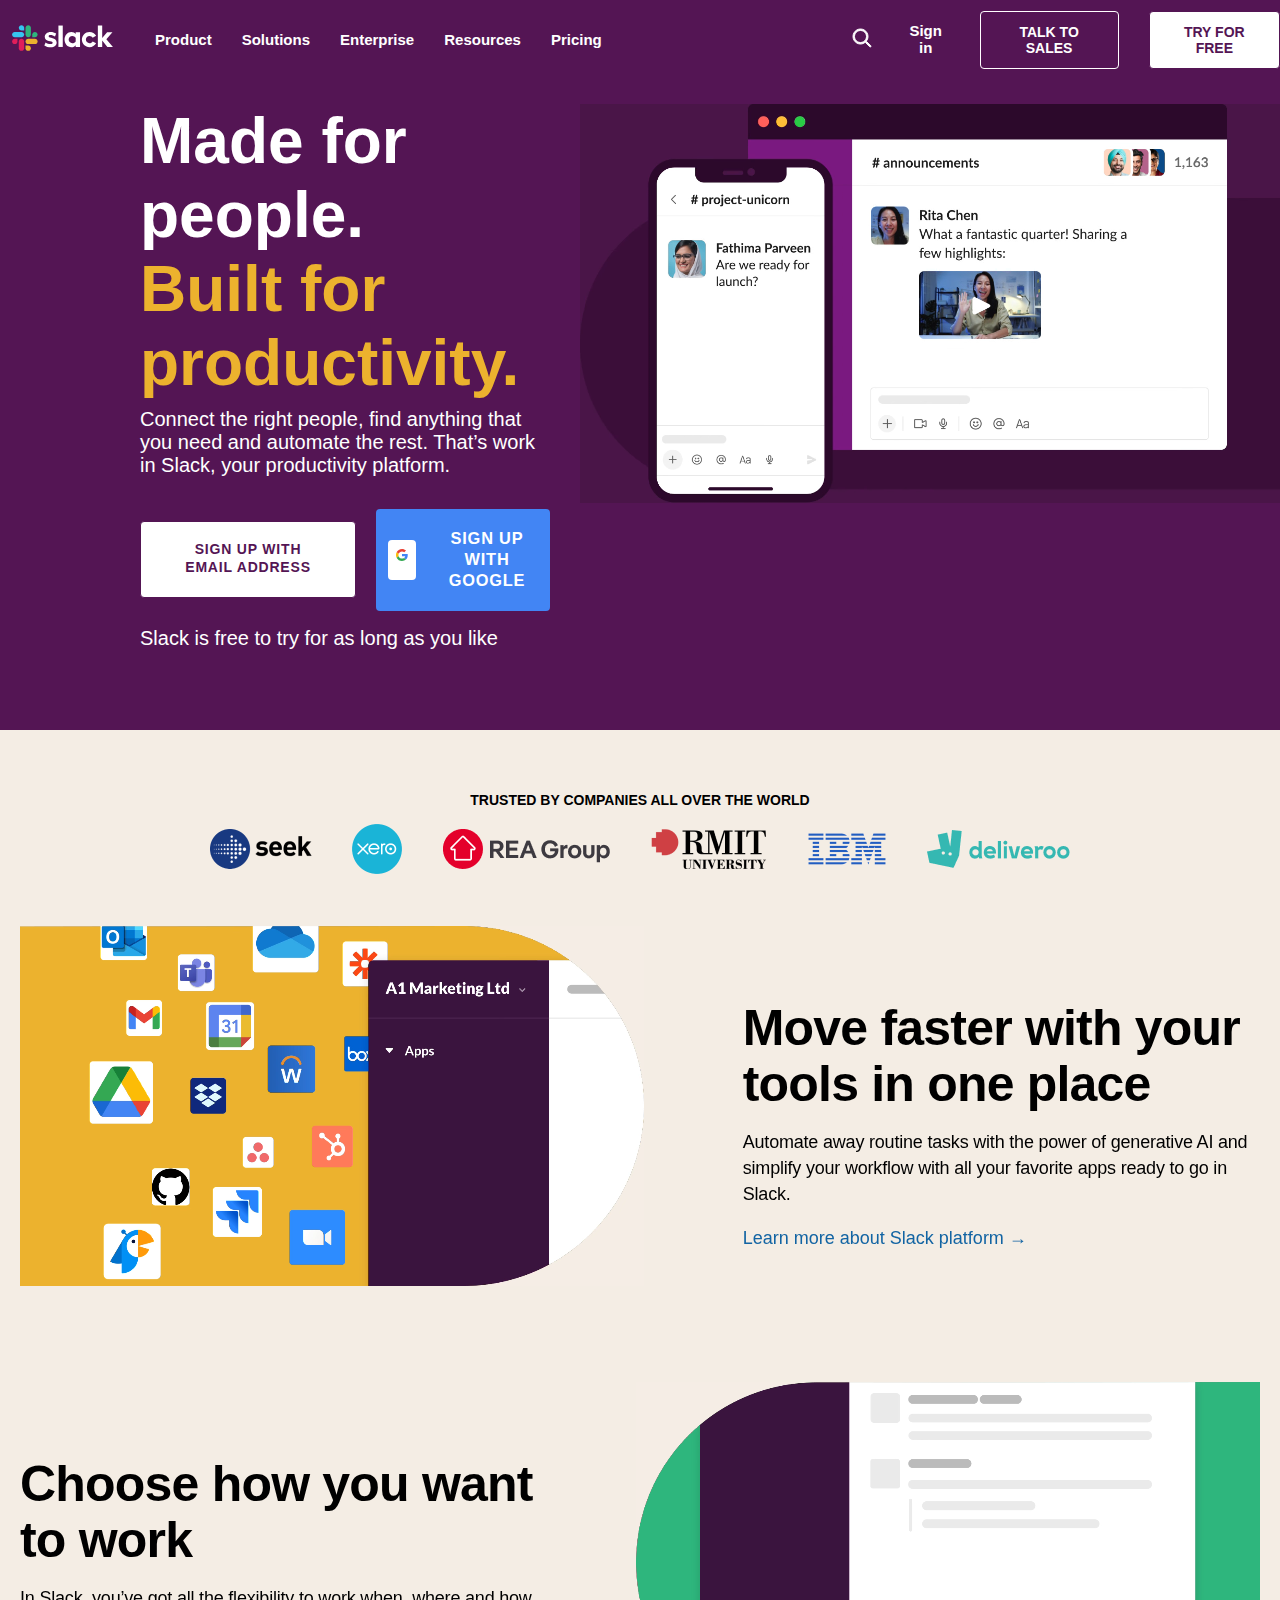
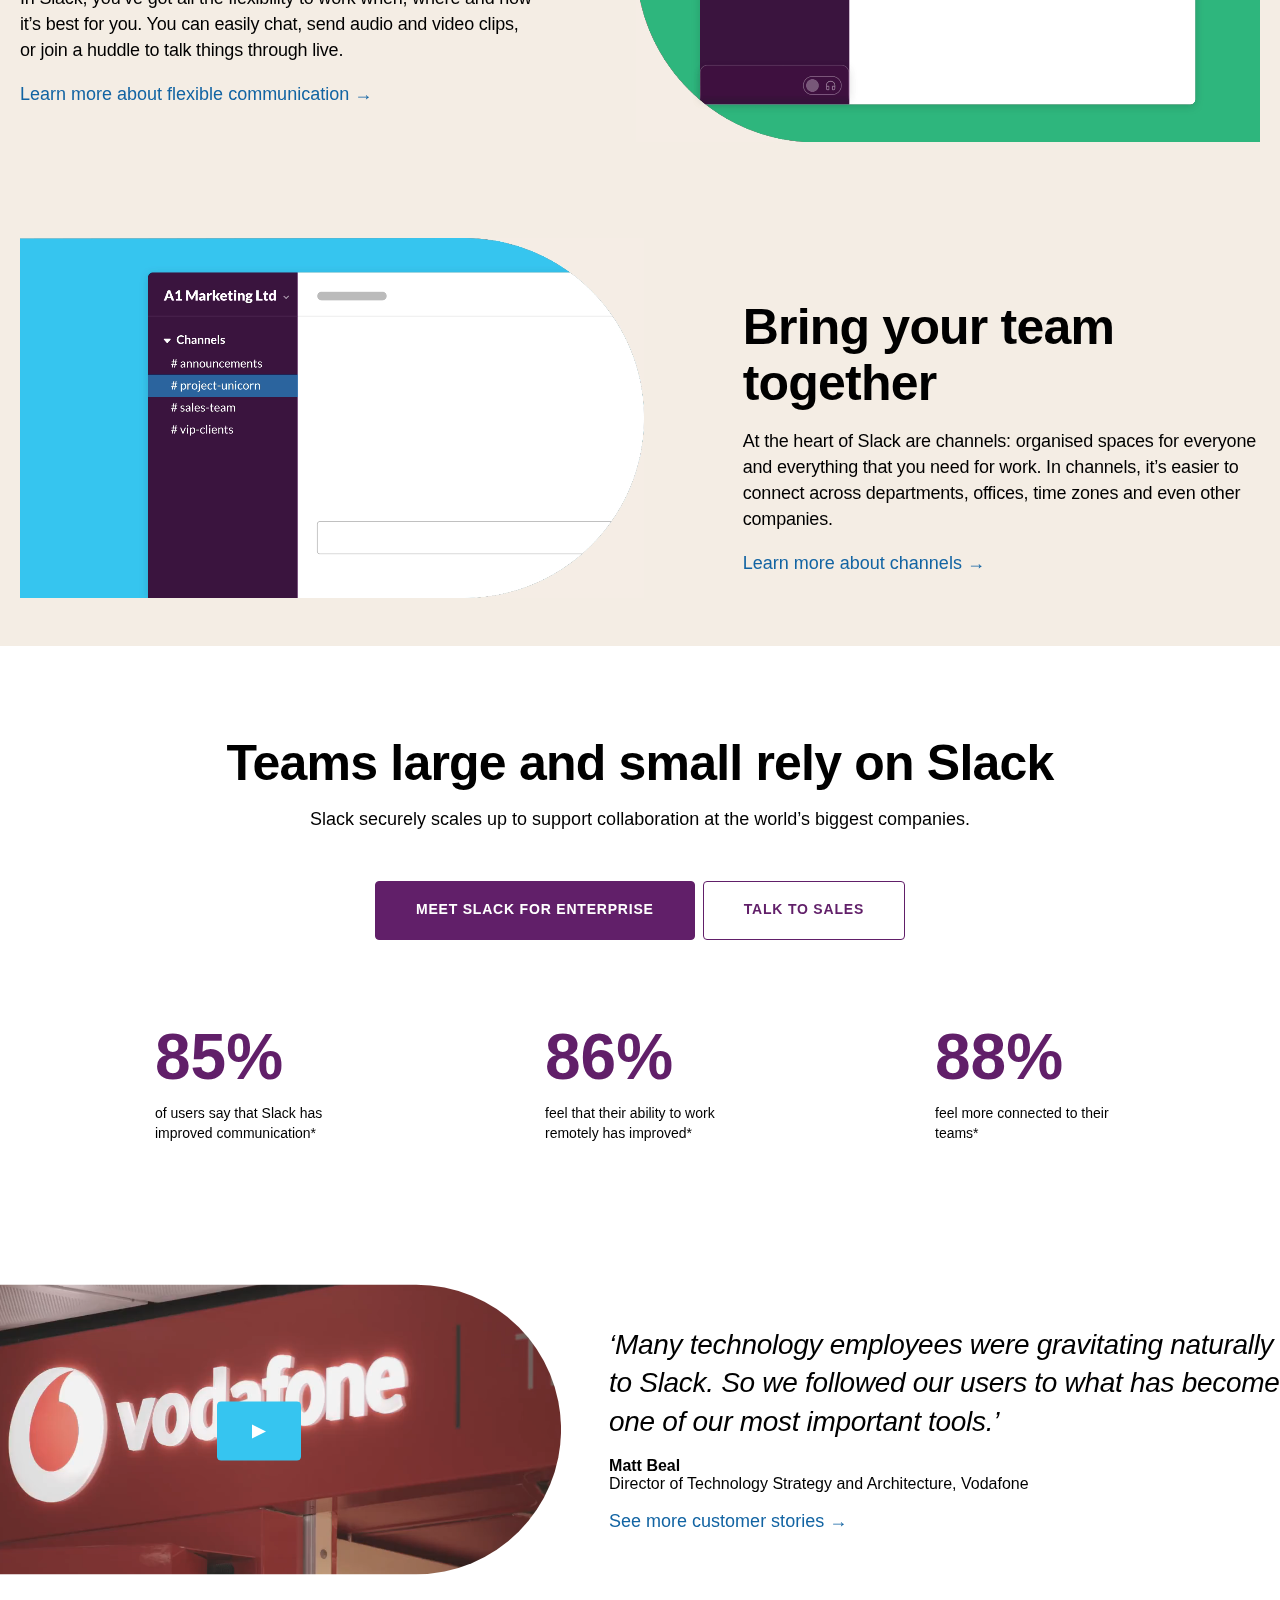
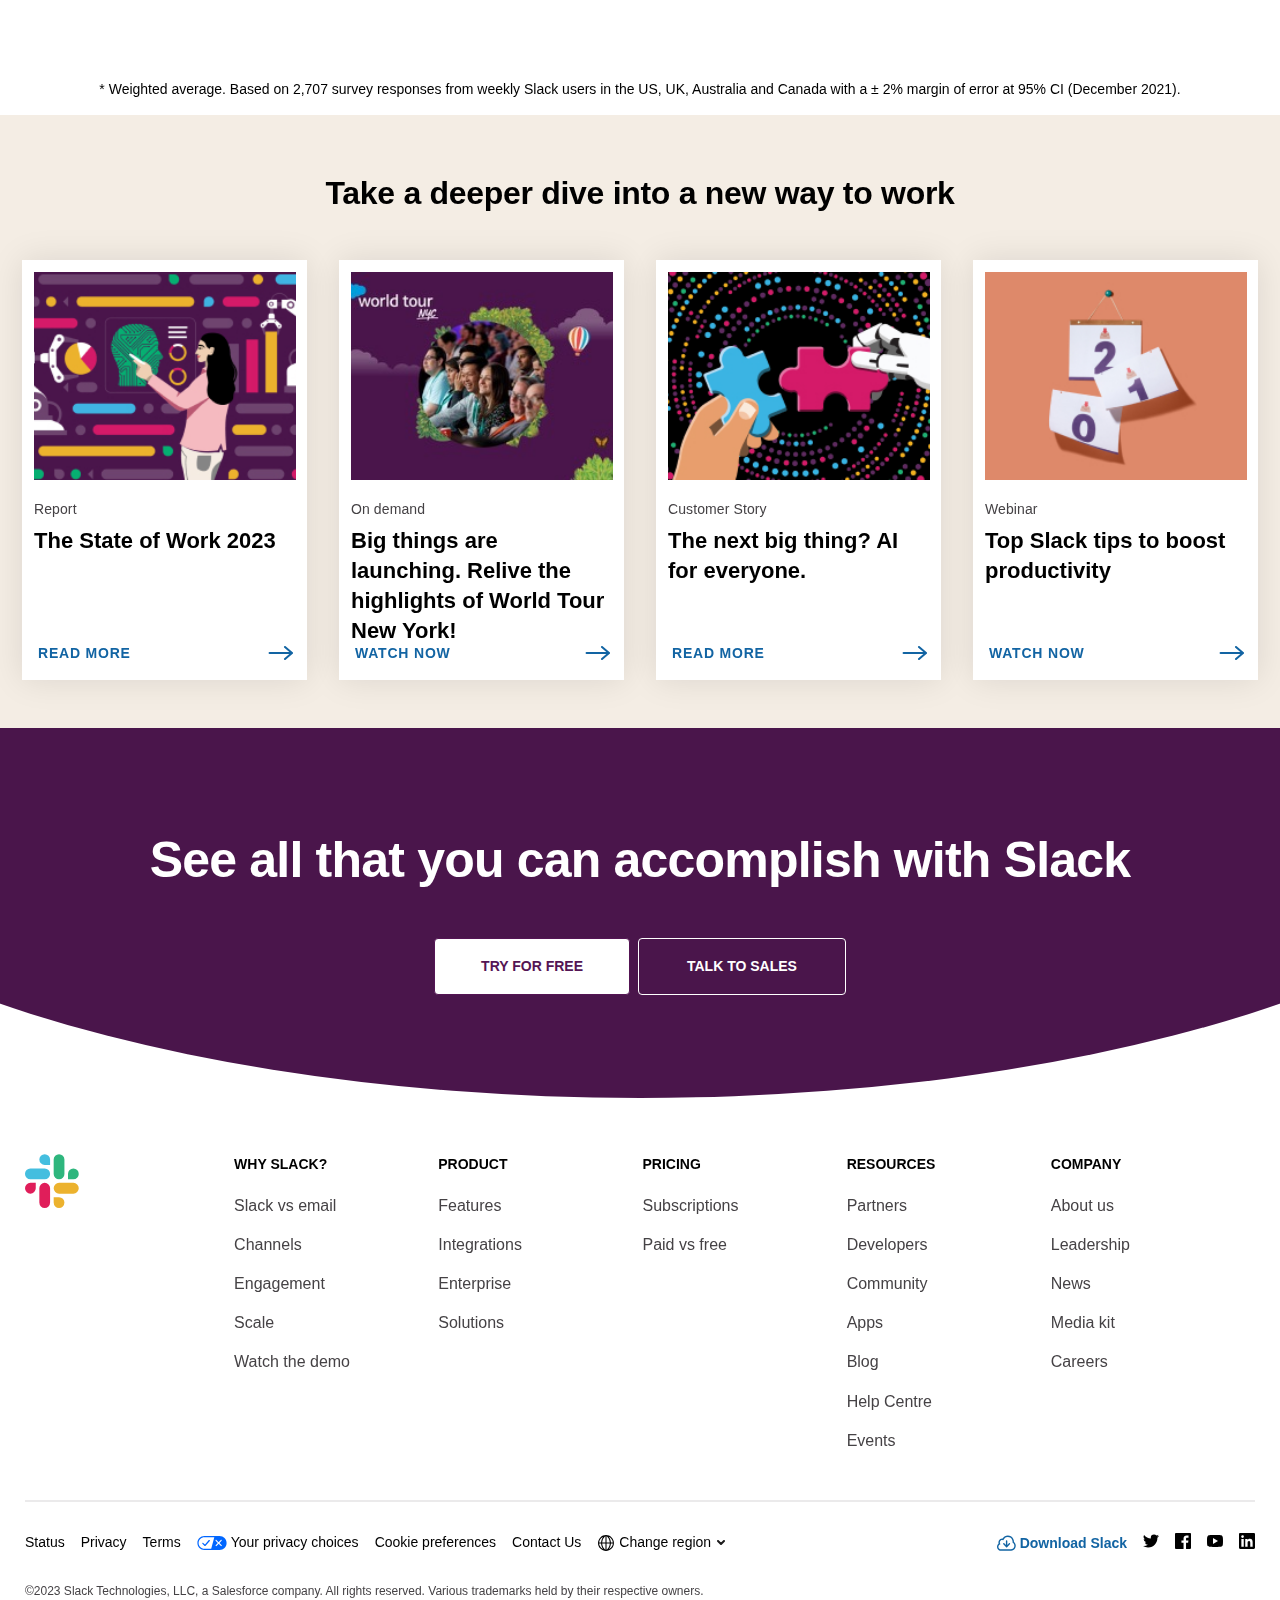
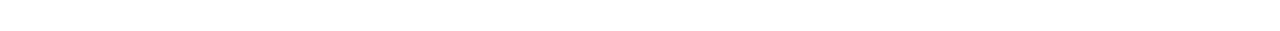
<file: index.html>
<!DOCTYPE html>
<html lang="en">

<head>
    <meta charset="UTF-8">
    <meta name="viewport" content="width=device-width, initial-scale=1.0">
    <title>Slack is your productivity platform | Slack</title>
    <link rel="shortcut icon" href="./img/favicon.svg" type="image/x-icon">
    <link rel="stylesheet" href="style.css">
</head>

<body>
    <div class="page1">
        <header>
            <div class="header_left">
                <div class="logo">
                    <a href="index.html"><img src="./img/Slack-logo-inverted-RGB.svg" alt="slack_logo" class="slack_logo"></a>
                </div>
                <a class="links" href="">Product</a>
                <a class="links" href="">Solutions</a>
                <a class="links" href="">Enterprise</a>
                <a class="links" href="">Resources</a>
                <a class="links" href="">Pricing</a>
            </div>
            <div class="header_right">
                <a href="" class="search"><svg width="20" height="20" xmlns="http://www.w3.org/2000/svg"><path d="m18.78 17.72c.1467.1467.22.3233.22.53 0 .2133-.0733.39-.22.53-.16.1467-.3367.22-.53.22-.2067 0-.3833-.0733-.53-.22l-4.47-4.47c-.6667.54-1.4067.9567-2.22 1.25-.8067.2933-1.65.44-2.53.44-1.36 0-2.61333-.3367-3.76-1.01s-2.05667-1.5833-2.73-2.73-1.01-2.4-1.01-3.76.33667-2.61333 1.01-3.76 1.58333-2.05667 2.73-2.73 2.4-1.01 3.76-1.01 2.6133.33667 3.76 1.01 2.0567 1.58333 2.73 2.73 1.01 2.4 1.01 3.76c0 .88-.1467 1.7267-.44 2.54-.2933.8067-.71 1.5433-1.25 2.21zm-10.28-3.22c1.08667 0 2.0867-.27 3-.81.92-.54 1.65-1.2667 2.19-2.18.54-.92.81-1.92333.81-3.01s-.27-2.08667-.81-3c-.54-.92-1.27-1.65-2.19-2.19-.9133-.54-1.91333-.81-3-.81s-2.09.27-3.01.81c-.91333.54-1.64 1.27-2.18 2.19-.54.91333-.81 1.91333-.81 3s.27 2.09.81 3.01c.54.9133 1.26667 1.64 2.18 2.18.92.54 1.92333.81 3.01.81z" stroke="#fff" stroke-width="1"></path></svg></a>
                <a class="links" href="Signin.html" target="_blank">Sign in</a>
                <a href="" class="talk_to_sales">TALK TO SALES</a>
                <a href="" class="try_for_free">TRY FOR FREE</a>
            </div>
        </header>
        <div class="container">
            <div class="container_left">
                <h2 class="page1_heading1">Made for people.</h2>
                <h2 class="page1_heading2">Built for productivity.</h2>
                <p class="page1_content">Connect the right people, find anything that you need and automate the rest. That’s work in Slack, your productivity platform.</p>
                <div class="signup">
                    <a href="" class="signup_btn">SIGN UP WITH EMAIL ADDRESS</a>
                    <a href="" class="google_signup">
                        <div class="box">
                            <img src="./img/gobbled-svgs/svg-9.svg" alt="google_logo" class="google_logo">
                        </div>
                        <h3 class="signup_with_google">SIGN UP WITH GOOGLE</h3>
                    </a>
                </div>
                <span class="page1_span">Slack is free to try for as long as you like</span>
            </div>
            <div class="container_right">
                <video src="./videos/page1_video.webm" autoplay loop muted playsinline class="page1_video"></video>
            </div>
        </div>
    </div>
    <div class="page2">
        <div class="page2_top">
            <p class="trustedby_content">TRUSTED BY COMPANIES ALL OVER THE WORLD</p>
            <div class="companies">
                <div class="company_logo">
                    <img src="./img/trusted_by/logo-seek.png" alt="company_logo">
                </div>
                <div class="company_logo">
                    <img src="./img/trusted_by/logo-xero.png" alt="company_logo">
                </div>
                <div class="company_logo">
                    <img src="./img/trusted_by/rea.png" alt="company_logo">
                </div>
                <div class="company_logo">
                    <img src="./img/trusted_by/rmit.png" alt="company_logo">
                </div>
                <div class="company_logo">
                    <img src="./img/trusted_by/logo-ibm.png" alt="company_logo">
                </div>
                <div class="company_logo">
                    <img src="./img/trusted_by/deliveroo.png" alt="company_logo">
                </div>
            </div>
        </div>
        <div class="page2_bottom">
            <div class="page2_bottom_container">
                <video src="./videos/page2_one.webm" playsinline autoplay loop muted class="page2_video"></video>
                <div class="page2_content">
                    <h2 class="page2_content_heading">Move faster with your tools in one place</h2>
                    <p class="page2_content_para">Automate away routine tasks with the power of generative AI and simplify your workflow with all your favorite apps ready to go in Slack.</p>
                    <a href="" class="page2_content_link">Learn more about Slack platform →</a>
                </div>
            </div>
            <div class="page2_bottom_container">
                <div class="page2_content">
                    <h2 class="page2_content_heading">Choose how you want to work</h2>
                    <p class="page2_content_para">In Slack, you’ve got all the flexibility to work when, where and how it’s best for you. You can easily chat, send audio and video clips, or join a huddle to talk things through live.</p>
                    <a href="" class="page2_content_link">Learn more about flexible communication →</a>
                </div>
                <video src="./videos/page2_two.webm" playsinline autoplay loop muted class="page2_video"></video>
            </div>
            <div class="page2_bottom_container">
                <video src="./videos/page2_three.webm" playsinline autoplay loop muted class="page2_video"></video>
                <div class="page2_content">
                    <h2 class="page2_content_heading">Bring your team together</h2>
                    <p class="page2_content_para">At the heart of Slack are channels: organised spaces for everyone and everything that you need for work. In channels, it’s easier to connect across departments, offices, time zones and even other companies.</p>
                    <a href="" class="page2_content_link">Learn more about channels →</a>
                </div>
            </div>
        </div>
    </div>
    <div class="page3">
        <div class="page3_top">
            <div class="page3_top_one">
                <h2 class="page3_top_heading">Teams large and small rely on Slack</h2>
                <p class="page3_top_content">Slack securely scales up to support collaboration at the world’s biggest companies.</p>
                <div class="page3_top_buttons">
                    <a href="" class="meet_slack_for_enterprise">MEET SLACK FOR ENTERPRISE</a>
                    <a href="" class="talk_to_sales2">TALK TO SALES</a>
                </div>
            </div>
            <div class="page3_top_two">
                <div class="page3_top_two_box">
                    <h2 class="page3_box_heading">85%</h2>
                    <p class="page3_box_content">of users say that Slack has improved communication*</p>
                </div>
                <div class="page3_top_two_box">
                    <h2 class="page3_box_heading">86%</h2>
                    <p class="page3_box_content">feel that their ability to work remotely has improved*</p>
                </div>
                <div class="page3_top_two_box">
                    <h2 class="page3_box_heading">88%</h2>
                    <p class="page3_box_content">feel more connected to their teams*</p>
                </div>
            </div>
        </div>
        <div class="page3_bottom">
            <a href="https://www.youtube.com/embed/vG6joGGC4Os" class="page3_bottom_embed">
                    <video class="page3_bottom_video" src="./videos/page3.mp4" autoplay muted loop playsinline></video>
                    <svg width="84" height="60" class="page3_bottom_video_svg" xmlns="http://www.w3.org/2000/svg"><g fill="none" transform="translate(0 .564)"><rect class="rectangle" height="59" rx="4" width="84"></rect><path d="M49 29.95L35 36.9V23L49 29.95Z" fill="#fff"></path></g></svg>
            </a>
            <div class="page3_bottom_content">
                <p class="page3_bottom_content_one">‘Many technology employees were gravitating naturally to Slack. So we followed our users to what has become one of our most important tools.’</p>
                <h3 class="page3_bottom_content_two_heading">Matt Beal</h3>
                <p class="page3_bottom_content_two_para">Director of Technology Strategy and Architecture, Vodafone</p>
                <a href="" class="page2_content_link">See more customer stories →</a>
            </div>
        </div>
        <span class="page3_bottom_span">* Weighted average. Based on 2,707 survey responses from weekly Slack users in the US, UK, Australia and Canada with a ± 2% margin of error at 95% CI (December 2021).</span>
    </div>
    <div class="page4">
        <h2 class="page4_heading">Take a deeper dive into a new way to work</h2>
        <div class="page4_container">
            <a href="" class="page4_card">
                <img src="./img/page4_card1.jpg" alt="card1" class="page4_card_img">
                <div class="page4_card_content">
                <span class="page4_card_subheading">Report</span>
                <h3 class="page4_card_heading">The State of Work 2023</h3>
                </div>
                <div class="page4_card_bottom">
                    <span class="page4_card_link">READ MORE</span>
                </div>
            </a>
            <a href="" class="page4_card">
                <img src="./img/pagr4_card2.jpg" alt="card2" class="page4_card_img">
                <div class="page4_card_content">
                <span class="page4_card_subheading">On demand</span>
                <h3 class="page4_card_heading">Big things are launching. Relive the highlights of World Tour New York!</h3>
                </div>
                <div class="page4_card_bottom">
                    <span class="page4_card_link">WATCH NOW</span>
                </div>
            </a>
            <a href="" class="page4_card">
                <img src="./img/pagr4_card3.jpg" alt="card3" class="page4_card_img">
                <div class="page4_card_content">
                <span class="page4_card_subheading">Customer Story</span>
                <h3 class="page4_card_heading">The next big thing? AI for everyone.</h3>
                </div>
                <div class="page4_card_bottom">
                    <span class="page4_card_link">READ MORE</span>
                </div>
            </a>
            <a href="" class="page4_card">
                <img src="./img/pagr4_card4.jpg" alt="card4" class="page4_card_img">
                <div class="page4_card_content">
                <span class="page4_card_subheading">Webinar</span>
                <h3 class="page4_card_heading">Top Slack tips to boost productivity</h3>
                </div>
                <div class="page4_card_bottom">
                    <span class="page4_card_link">WATCH NOW</span>
                </div>
            </a>
        </div>
    </div>
    <div class="page5">
        <h2 class="page5_heading">See all that you can accomplish with Slack</h2>
        <div class="page5_buttons">
            <a href="" class="try_for_free2">TRY FOR FREE</a>
            <a href="" class="talk_to_sales3">TALK TO SALES</a>
        </div>
    </div>
    <div class="page6">
        <div class="hologram">
            <svg xmlns="http://www.w3.org/2000/svg" width="54" height="54" class="c-nav--footer__svgicon c-slackhash" viewBox="0 0 54 54"><g fill="none" fill-rule="evenodd"><path d="M19.712.133a5.381 5.381 0 0 0-5.376 5.387 5.381 5.381 0 0 0 5.376 5.386h5.376V5.52A5.381 5.381 0 0 0 19.712.133m0 14.365H5.376A5.381 5.381 0 0 0 0 19.884a5.381 5.381 0 0 0 5.376 5.387h14.336a5.381 5.381 0 0 0 5.376-5.387 5.381 5.381 0 0 0-5.376-5.386" fill="#44BEDF"/><path d="M53.76 19.884a5.381 5.381 0 0 0-5.376-5.386 5.381 5.381 0 0 0-5.376 5.386v5.387h5.376a5.381 5.381 0 0 0 5.376-5.387m-14.336 0V5.52A5.381 5.381 0 0 0 34.048.133a5.381 5.381 0 0 0-5.376 5.387v14.364a5.381 5.381 0 0 0 5.376 5.387 5.381 5.381 0 0 0 5.376-5.387" fill="#2EB67D"/><path d="M34.048 54a5.381 5.381 0 0 0 5.376-5.387 5.381 5.381 0 0 0-5.376-5.386h-5.376v5.386A5.381 5.381 0 0 0 34.048 54m0-14.365h14.336a5.381 5.381 0 0 0 5.376-5.386 5.381 5.381 0 0 0-5.376-5.387H34.048a5.381 5.381 0 0 0-5.376 5.387 5.381 5.381 0 0 0 5.376 5.386" fill="#ECB22E"/><path d="M0 34.249a5.381 5.381 0 0 0 5.376 5.386 5.381 5.381 0 0 0 5.376-5.386v-5.387H5.376A5.381 5.381 0 0 0 0 34.25m14.336-.001v14.364A5.381 5.381 0 0 0 19.712 54a5.381 5.381 0 0 0 5.376-5.387V34.25a5.381 5.381 0 0 0-5.376-5.387 5.381 5.381 0 0 0-5.376 5.387" fill="#E01E5A"/></g></svg>
        </div>
        <div class="page6_container">
            <div class="page6_block">
                <h3 class="page6_block_heading">WHY SLACK?</h3>
                <a href="" class="page6_block_link">Slack vs email</a>
                <a href="" class="page6_block_link">Channels</a>
                <a href="" class="page6_block_link">Engagement</a>
                <a href="" class="page6_block_link">Scale</a>
                <a href="" class="page6_block_link">Watch the demo</a>
            </div>
            <div class="page6_block">
                <h3 class="page6_block_heading">PRODUCT</h3>
                <a href="" class="page6_block_link">Features</a>
                <a href="" class="page6_block_link">Integrations</a>
                <a href="" class="page6_block_link">Enterprise</a>
                <a href="" class="page6_block_link">Solutions</a>
            </div>
            <div class="page6_block">
                <h3 class="page6_block_heading">PRICING</h3>
                <a href="" class="page6_block_link">Subscriptions</a>
                <a href="" class="page6_block_link">Paid vs free</a>
            </div>
            <div class="page6_block">
                <h3 class="page6_block_heading">RESOURCES</h3>
                <a href="" class="page6_block_link">Partners</a>
                <a href="" class="page6_block_link">Developers</a>
                <a href="" class="page6_block_link">Community</a>
                <a href="" class="page6_block_link">Apps</a>
                <a href="" class="page6_block_link">Blog</a>
                <a href="" class="page6_block_link">Help Centre</a>
                <a href="" class="page6_block_link">Events</a>
            </div>
            <div class="page6_block">
                <h3 class="page6_block_heading">COMPANY</h3>
                <a href="" class="page6_block_link">About us</a>
                <a href="" class="page6_block_link">Leadership</a>
                <a href="" class="page6_block_link">News</a>
                <a href="" class="page6_block_link">Media kit</a>
                <a href="" class="page6_block_link">Careers</a>
            </div>
        </div>
    </div>
    <footer>
        <div class="footer_box">
            <div class="footer_container1">
                <a href="" class="footer_link">Status</a>
                <a href="" class="footer_link">Privacy</a>
                <a href="" class="footer_link">Terms</a>
                <a href="" class="footer_link your_privacy"><svg fill="none" class="privacy-icon" height="14" viewBox="0 0 30 14" width="30"><path clip-rule="evenodd" d="M7.4 12.8h6.8l3.1-11.6H7.4C4.2 1.2 1.6 3.8 1.6 7c0 3.2 2.6 5.8 5.8 5.8z" fill="#fff" fill-rule="evenodd"/><path clip-rule="evenodd" d="M22.6 0H7.4c-3.9 0-7 3.1-7 7s3.1 7 7 7h15.2c3.9 0 7-3.1 7-7s-3.2-7-7-7zm-21 7c0-3.2 2.6-5.8 5.8-5.8h9.9l-3.1 11.6H7.4c-3.2 0-5.8-2.6-5.8-5.8z" fill="#06f" fill-rule="evenodd"/><path d="M24.6 4c.2.2.2.6 0 .8L22.5 7l2.2 2.2c.2.2.2.6 0 .8s-.6.2-.8 0l-2.2-2.2-2.2 2.2c-.2.2-.6.2-.8 0s-.2-.6 0-.8L20.8 7l-2.2-2.2c-.2-.2-.2-.6 0-.8s.6-.2.8 0l2.2 2.2L23.8 4c.2-.2.6-.2.8 0z" fill="#fff"/><path d="M12.7 4.1c.2.2.3.6.1.8L8.6 9.8c-.1.1-.2.2-.3.2-.2.1-.5.1-.7-.1L5.4 7.7c-.2-.2-.2-.6 0-.8s.6-.2.8 0L8 8.6l3.8-4.5c.2-.2.6-.2.9 0z" fill="#06f"/></svg><span> Your privacy choices</span></a>
                <a href="" class="footer_link">Cookie preferences</a>
                <a href="" class="footer_link">Contact Us</a>
                <a href="" class="footer_link change_region"><svg class="change_region_logo" width="18" height="18" viewBox="0 0 100 100"><path d="M50.008 5.874c-11.308 0-22.613 4.3-31.219 12.906-17.211 17.211-17.211 45.226 0 62.438 17.211 17.21 45.195 17.21 62.406 0 17.212-17.212 17.243-45.227.032-62.438-8.606-8.606-19.912-12.906-31.22-12.906zm-3.125 6.125h.125v34.969H28.914c.58-10.29 4.095-20.385 10.594-28.157 2.27-2.715 4.757-4.983 7.375-6.812zm6.125 0h.062a38 38 0 0 1 7.407 6.812c6.498 7.772 10.014 17.866 10.593 28.157H53.008v-34.97zm-18.094 2.937c-7.508 8.978-11.557 20.412-12.156 32.032H11.977c.687-8.725 4.343-17.25 11.03-23.938a38.166 38.166 0 0 1 11.907-8.094zm30.219.062a38.176 38.176 0 0 1 11.812 8.063c6.685 6.685 10.369 15.19 11.063 23.906H77.227c-.598-11.59-4.623-23-12.094-31.969zm-53.156 37.97h10.78c.59 11.638 4.638 23.07 12.157 32.062a38.133 38.133 0 0 1-11.875-8.063c-6.7-6.7-10.376-15.258-11.062-24zm16.937 0h18.094V88.03h-.063c-2.644-1.838-5.146-4.135-7.437-6.875-6.512-7.787-10.025-17.876-10.594-28.188zm24.094 0H71.07c-.568 10.31-4.082 20.4-10.593 28.187-2.298 2.747-4.817 5.034-7.47 6.875V52.967zm24.219 0h10.812c-.679 8.741-4.39 17.295-11.094 24A38.07 38.07 0 0 1 65.04 85.06c.01-.011.022-.02.031-.031 7.52-8.992 11.568-20.424 12.157-32.063z"/></svg>Change region</a>
            </div>
            <div class="footer_container2">
                <a href="" class="footer_download_slack"><svg xmlns="http://www.w3.org/2000/svg" class="nav-download__icon" width="19" height="16" fill="none"><path d="M3.76 15.735a3.51 3.51 0 0 1-1.885-.534A3.903 3.903 0 0 1 .506 13.76 3.985 3.985 0 0 1 0 11.784c0-.649.14-1.257.422-1.823a3.879 3.879 0 0 1 1.172-1.393 4.119 4.119 0 0 1-.16-1.127c0-.712.17-1.37.507-1.975a3.828 3.828 0 0 1 1.368-1.432 3.493 3.493 0 0 1 1.875-.535c.1 0 .25.007.45.02a6.231 6.231 0 0 1 2.222-2.234 5.822 5.822 0 0 1 3-.82c1.107 0 2.132.292 3.075.877a6.29 6.29 0 0 1 2.24 2.358 6.52 6.52 0 0 1 .835 3.245c.55.464.978 1.034 1.285 1.708.306.675.459 1.39.459 2.148 0 .89-.212 1.715-.637 2.472a4.761 4.761 0 0 1-1.707 1.794 4.336 4.336 0 0 1-2.343.668H3.758Zm10.303-1.431a3.04 3.04 0 0 0 1.64-.468 3.439 3.439 0 0 0 1.2-1.279c.294-.54.44-1.126.44-1.756 0-.636-.146-1.222-.44-1.756a3.398 3.398 0 0 0-1.181-1.28.344.344 0 0 1-.122-.104.35.35 0 0 1-.028-.153c0-.057.003-.137.01-.239.012-.101.018-.203.018-.305a5.2 5.2 0 0 0-.637-2.539 4.873 4.873 0 0 0-1.735-1.842 4.355 4.355 0 0 0-2.372-.687 4.37 4.37 0 0 0-1.847.4c-.58.262-1.09.63-1.528 1.108A5.16 5.16 0 0 0 6.47 5.036c-.038.102-.094.153-.169.153a.26.26 0 0 1-.131-.038 2.254 2.254 0 0 0-.985-.22c-.425 0-.818.111-1.18.334a2.44 2.44 0 0 0-.854.916c-.206.382-.31.802-.31 1.26 0 .306.048.598.141.878.1.274.238.522.413.745.043.05.065.098.065.143 0 .057-.053.095-.159.115a2.16 2.16 0 0 0-.966.458 2.549 2.549 0 0 0-.684.878c-.162.35-.244.725-.244 1.126 0 .458.103.881.31 1.27.212.381.5.687.862.916.363.222.756.334 1.181.334h10.303Zm-4.454-1.91a.677.677 0 0 1-.496-.219L6.3 9.322a.685.685 0 0 1-.206-.497c0-.197.068-.366.206-.506a.687.687 0 0 1 .506-.22c.188 0 .35.07.488.21l1.612 1.633v-3.99a.692.692 0 0 1 .703-.715c.182 0 .347.07.497.21a.656.656 0 0 1 .207.505v3.99l1.621-1.632a.66.66 0 0 1 .488-.21c.175 0 .347.08.515.238.126.121.188.28.188.478a.676.676 0 0 1-.206.506l-2.813 2.853c-.156.147-.322.22-.497.22Z" fill="#1264A3"/></svg>Download Slack</a>
                <a href="" class="social_logo">
                    <svg xmlns="http://www.w3.org/2000/svg" width="16" height="16" version="1" viewBox="0 0 32 32"><path d="M31.993 6.077c-1.177.523-2.44.876-3.77 1.033a6.588 6.588 0 0 0 2.887-3.63c-1.27.75-2.673 1.3-4.168 1.592A6.56 6.56 0 0 0 22.15 3a6.562 6.562 0 0 0-6.563 6.563c0 .514.057 1.016.17 1.496A18.646 18.646 0 0 1 2.227 4.2a6.564 6.564 0 0 0 2.03 8.765 6.568 6.568 0 0 1-2.973-.82v.08a6.566 6.566 0 0 0 5.264 6.438 6.566 6.566 0 0 1-2.963.113 6.573 6.573 0 0 0 6.13 4.558 13.165 13.165 0 0 1-8.15 2.81c-.53 0-1.053-.03-1.566-.09A18.603 18.603 0 0 0 10.062 29c12.072 0 18.675-10 18.675-18.675 0-.284-.008-.568-.02-.85a13.315 13.315 0 0 0 3.276-3.398z"/></svg>
                </a>
                <a href="" class="social_logo">
                    <svg xmlns="http://www.w3.org/2000/svg" width="16" height="16" viewBox="0 0 16 16"><path d="M15.115 0H.885A.883.883 0 0 0 0 .885v14.23c0 .49.395.885.885.885h7.659V9.803h-2.09v-2.4h2.09V5.62c0-2.069 1.27-3.189 3.104-3.189.875 0 1.643.053 1.867.096v2.155h-1.291c-1.003 0-1.184.469-1.184 1.173v1.547h2.379l-.31 2.4H11.04V16h4.075c.49 0 .885-.395.885-.885V.885A.883.883 0 0 0 15.115 0z" fill-rule="evenodd"/></svg>
                </a>
                <a href="" class="social_logo">
                    <svg xmlns="http://www.w3.org/2000/svg" version="1" width="16" height="16" viewBox="0 0 32 32"><path d="M31.67 9.18s-.312-2.354-1.27-3.39c-1.218-1.358-2.58-1.366-3.206-1.443C22.717 4 16.002 4 16.002 4h-.015s-6.715 0-11.19.347c-.626.077-1.988.085-3.206 1.443C.635 6.826.32 9.18.32 9.18S0 11.94 0 14.7v2.59c0 2.762.32 5.522.32 5.522s.312 2.352 1.27 3.386c1.22 1.358 2.816 1.317 3.528 1.46 2.56.26 10.877.342 10.877.342s6.722-.012 11.2-.355c.624-.08 1.987-.088 3.204-1.446.956-1.036 1.27-3.388 1.27-3.388s.32-2.76.32-5.523V14.7c0-2.76-.32-5.522-.32-5.522z"/><path fill="#FFF" d="M12 10v12l10-6"/></svg>
                </a>
                <a href="" class="social_logo">
                    <svg xmlns="http://www.w3.org/2000/svg" width="16" height="16" viewBox="0 0 16 16"><path d="M14.816 0C15.466 0 16 .512 16 1.152v13.696c0 .63-.533 1.152-1.184 1.152H1.184C.534 16 0 15.477 0 14.848V1.152C0 .512.533 0 1.184 0zM3.563 4.96a1.382 1.382 0 0 0 0-2.763c-.768 0-1.376.619-1.376 1.376 0 .768.608 1.387 1.376 1.387zm10.069 4.49c0-2.058-.437-3.637-2.848-3.637-1.152 0-1.92.63-2.24 1.227h-.032V5.995H6.24v7.637h2.368V9.856c0-.992.181-1.963 1.419-1.963 1.216 0 1.237 1.142 1.237 2.027v3.712h2.368zM2.368 13.633h2.379V5.995H2.368z" fill-rule="evenodd"/></svg>
                </a>
            </div>
        </div>
        <span class="footer_span">©2023 Slack Technologies, LLC, a Salesforce company. All rights reserved. Various trademarks held by their respective owners.</span>
    </footer>

</body>

</html>
</file>
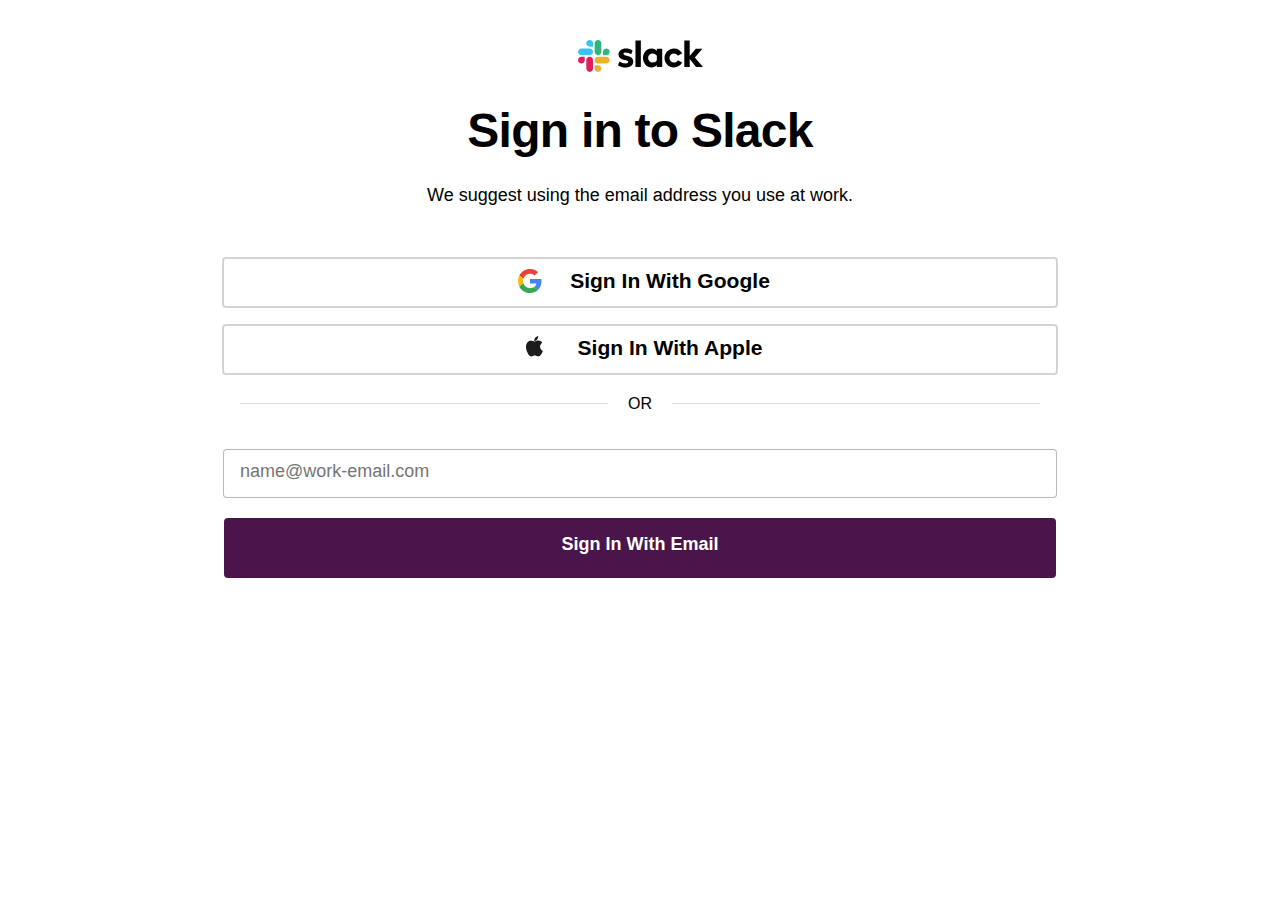
<file: Signin.html>
<!DOCTYPE html>
<html lang="en">
<head>
    <meta charset="UTF-8">
    <meta name="viewport" content="width=device-width, initial-scale=1.0">
    <title>Login | Slack</title>
    <link rel="shortcut icon" href="./img/favicon.svg" type="image/x-icon">
    <link rel="stylesheet" href="style.css">
</head>
<body>
    <div class="signin_container">
        <div class="logo">
            <a href="index.html"><img src="./img/signin_slack_logo.svg" alt="slack_logo" class="slack_logo"></a>
        </div>
        <h1 class="signin_heading">Sign in to Slack</h1>
        <h3 class="signin_subheading">We suggest using the <strong style="font-weight: 500;">email address you use at work.</strong></h3>
        <div class="signin_with_google">
            <div class="box">
                <img src="./img/gobbled-svgs/svg-9.svg" alt="google_logo" class="google_logo">
            </div>
            <h3 class="signin_google_heading">Sign In With Google</h3>
        </div>
        <div class="signin_with_google">
            <div class="box">
                <img src="./img/apple logo.svg" alt="apple_logo" class="google_logo">
            </div>
            <h3 class="signin_google_heading">Sign In With Apple</h3>
        </div>
        <div class="separation">
            <hr class="left_rule">
            <span class="separation_or">OR</span>
            <hr class="right_rule">
        </div>
        <input type="email" class="input_email_signin" placeholder="name@work-email.com">
        <a href="" class="signin_with_email">Sign In With Email</a>
    </div>
</body>
</html>
</file>
<file: style.css>
body{
    margin: 0%;
    padding: 0%;
    font-family:'Helvetica Neue', 'Segoe UI', Roboto, Oxygen, Ubuntu, Cantarell, 'Open Sans', sans-serif;
}
.page1{
    margin: 0px auto;
    position: relative;
    display: flex;
    justify-content: center;
    align-items: center;
    flex-direction: column;
    padding-top: 104px;
    padding-bottom: 80px;
    box-sizing: border-box;
    background-color: #541554;
}
header{
    position: absolute;
    top: 0;
    width: 100%;
    height: 80px;
    display: flex;
    justify-content: center;
    align-items: center;
    gap: 250px;
    padding: 0;
}
.header_left{
    display: flex;
    justify-content: center;
    gap: 30px;
    align-items: center;
}
.header_right{
    display: flex;
    justify-content: center;
    gap: 30px;
    align-items: center;
}
.logo{
    width: 125px
}
.slack_logo{
    width: 100%;
}
.links{
    color: white;
    font-size: 15px;
    font-weight: 700;
    text-decoration: none;
    text-align: center;
    padding-bottom: 2px;
}
.links:hover{
    border-bottom: 1px solid white;
}
.search{
    fill: #fff;
    stroke: #fff;
}
.talk_to_sales{
    border: 1px solid white;
    border-radius: 4px;
    padding: 12px 16px;
    color: white;
    font-size: 14px;
    font-weight: 700;
    text-decoration: none;
    text-align: center;  
}
.talk_to_sales:hover{
    transition: 0.3s;
    box-shadow: inset 0 0 0 1px #fff;
}
.try_for_free{
    border: 1px solid #541554;
    border-radius: 4px;
    padding: 12px 16px;
    color: #541554;
    background-color: #fff;
    font-size: 14px;
    font-weight: 700;
    text-decoration: none;
    text-align: center;  
}
.try_for_free:hover{
    transition: 0.3s;
    box-shadow: inset 0 0 0 1px #541554;
}
.container{
    display: flex;
    justify-content: center;
    gap: 30px;
    align-items: flex-start;
    margin-left: 140px;
}
.container_left{
    display: flex;
    flex-direction: column;
    justify-content: center;
}
.container_right{
    max-width: 700px;
}
.page1_video{
    width: 100%;
}
.page1_heading1{
    font-size: 64px;
    color: #fff;
    margin: 0%;
}
.page1_heading2{
    font-size: 64px;
    color: #ecb22e;
    margin: 0%;
}
.page1_content{
    max-width: 560px;
    color: #fff;
    margin-left: 0%;
    margin-top: 8px;
    font-size: 20px;
    font-weight: 500;
    margin-bottom: 32px;
    margin-right: auto;
}
.page1_span{
    color: #fff;
    max-width: 512px;
    font-size: 20px;
    font-weight: 500;
    margin-top: 16px;
    margin-left: 0;
}
.signup{
    display: flex;
    justify-content: flex-start;
    align-items: center;
    gap: 20px;
}
.signup_btn{
    border: 1px solid #541554;
    border-radius: 4px;
    padding: 19px 40px 20px;
    color: #541554;
    background-color: #fff;
    font-size: 14px;
    font-weight: 700;
    text-decoration: none;
    text-align: center;
    line-height: 1.2857;
    letter-spacing: .8px;
}
.signup_btn:hover{
    transition: 420ms;
    box-shadow: inset 0 0 0 1px #541554;
}
.google_signup{
    display: flex;
    justify-content: center;
    align-items: center;
    gap: 20px;
    background-color: #4285f4;
    color: #fff;
    font-size: 14px;
    font-weight: 700;
    text-decoration: none;
    text-align: center;
    line-height: 1.2857;
    letter-spacing: .8px;
    padding: 3px 12px;
    border-radius: 4px;
}
.box{
    background-color: #fff;
    width: 24px;
    height: 24px;
    padding: 8px;
    border-radius: 4px;
}
.google_logo{
    width: 100%;
}
.page2{
    margin: 0px auto;
    display: flex;
    justify-content: center;
    align-items: center;
    flex-direction: column;
    box-sizing: border-box;
    background-color: #F4EDE4;
    text-align: center;
}
.page2_top{
    padding-top: 48px;
}
.trustedby_content{
    font-weight: 700;
    font-size: 14px;
    margin-bottom: 16px;
}
.companies{
    display: flex;
    justify-content: center;
    align-items: center;
    gap: 40px;
}
.page2_bottom{
    display: flex;
    justify-content: center;
    align-items: center;
    flex-direction: column;
    box-sizing: border-box;
}
.page2_bottom_container{
    display: flex;
    justify-content: center;
    align-items: center;
    gap: 8%;
    padding: 48px 0px;
    max-width: 1240px;
}
.page2_video{
    max-height: 360px;
    max-width: 100%;
    object-fit: contain;
    overflow: clip;
}
.page2_content{
    text-align: left;
}
.page2_content_heading{
    font-size: 50px;
    font-weight: 700;
    line-height: 1.12;
    letter-spacing: -.8px;
    margin-bottom: 16px;
}
.page2_content_para{
    font-weight: 500;
    line-height: 1.4444;
    letter-spacing: -.2px;
    font-size: 18px;
}
.page2_content_link{
    color: #1264a3;
    font-weight: 500;
    line-height: 1.4444;
    letter-spacing: normal;
    font-size: 18px;
    display: inline-block;
    margin-bottom: 0;
    text-decoration: none;
}
.page2_content_link::after{
    content: '';
    display: block;
    height: 2px;
    width: 100%;
    background-color: #1264a3;
    transform: scalex(0);
    transform-origin: left;
    transition: .4s;
}
.page2_content_link:hover::after{
    transform: scalex(1);
}
.page3{
    margin: 0px auto;
    display: flex;
    justify-content: center;
    align-items: center;
    flex-direction: column;
    box-sizing: border-box;
    background-color: #fff;
    text-align: center;
}
.page3_top{
    padding: 48px 0px;
    padding-bottom: 24px;
}
.page3_top_heading{
    font-weight: 700;
    line-height: 1.12;
    letter-spacing: -.8px;
    font-size: 50px;
    margin-bottom: 16px;
}
.page3_top_content{
    margin: 0;
    margin-bottom: 48px;
    font-size: 18px;
    font-weight: 500;
    line-height: 1.4444;
}.page3_top_buttons{
    display: flex;
    justify-content: center;
    align-items: center;
    gap: 8px;
    margin-bottom: 32px;
}
.meet_slack_for_enterprise{
    border: 1px solid #611F69;
    border-radius: 4px;
    padding: 19px 40px 20px;
    color: #fff;
    background-color: #611F69;
    line-height: 1.2857;
    letter-spacing: .8px;
    font-size: 14px;
    font-weight: 700;
    text-decoration: none;
    text-align: center;  
}
.meet_slack_for_enterprise:hover{
    background-color: #541554;
}
.talk_to_sales2{
    border: 1px solid #611F69;
    border-radius: 4px;
    padding: 19px 40px 20px;
    color: #611F69;
    font-size: 14px;
    font-weight: 700;
    line-height: 1.2857;
    letter-spacing: .8px;
    text-decoration: none;
    text-align: center;  
}
.talk_to_sales2:hover{
    transition: 0.3s;
    box-shadow: inset 0 0 0 1px #611F69;
}
.page3_top_two{
    display: flex;
    justify-content: space-around;
    gap: 200px;
}
.page3_top_two_box{
    max-width: 190px;
    text-align: left;
}
.page3_box_heading{
    color: #611F69;
    font-size: 64px;
    font-weight: 700;
    line-height: 1;
    margin-bottom: 4px;
}
.page3_box_content{
    font-size: 14px;
    font-weight: 400;
    line-height: 1.4286;
}
.page3_bottom{
    max-width: 1530px;
    padding: 0;
    display: flex;
    justify-content: center;
    align-items: center;
    gap: 16px;
    height: 500px;
}
.page3_bottom_embed{
    border-bottom: none;
    margin: auto;
    position: relative;
    max-height: 600px;
    width: 90vw;
    padding: 0;
}
.page3_bottom_embed:hover{
    .rectangle{
        fill: #1264a3;
    }
}
.page3_bottom_video{
    max-width: 100%;
    border-radius: 0;
    clip-path: inset(25px 0 25px 0 round 0 500px 500px 0);
}
.page3_bottom_video_svg{
    position: absolute;
    left: 50%;
    top: 50%;
    transform: translate(-50%,-50%);
    z-index: 2;
    border-radius: 4px;
}
.rectangle{
    fill: #36c5f0;
}
.page3_bottom_content{
    display: flex;
    justify-content: center;
    align-items: flex-start;
    flex-direction: column;
    box-sizing: border-box;
    text-align: left;
    padding: 32px;
    height: 500px;
    width: 100%;
}
.page3_bottom_content_one{
    font-weight: 400;
    line-height: 1.364;
    letter-spacing: -.3px;
    margin-top: 0;
    font-size: 28px;
    margin-bottom: 16px;
    font-style: italic;
}
.page3_bottom_content_two_heading{
    font-weight: 700;
    padding: 0;
    margin: 0;
    font-size: 16px;
}
.page3_bottom_content_two_para{
    padding: 0;
    margin: 0;
    padding-bottom: 16px;
}
.page3_bottom_span{
    font-weight: 400;
    line-height: 1.2857;
    letter-spacing: normal;
    font-size: 14px;
    margin-bottom: 1rem;
}
.page4{
    margin: 0px auto;
    display: flex;
    justify-content: center;
    align-items: center;
    flex-direction: column;
    box-sizing: border-box;
    background-color: #F4EDE4;
    padding: 32px 0px;
}
.page4_heading{
    font-weight: 700;
    line-height: 1.1875;
    letter-spacing: -.3px;
    font-size: 32px;
    margin-bottom: 16px;
}
.page4_container{
    margin-top: 32px;
    margin-bottom: 16px;
    display: flex;
    justify-content: center;
    align-items: center;
    gap: 32px;
}
.page4_card{
    background-color: #fff;
    display: flex;
    flex-direction: column;
    max-width: 285px;
    min-height: 420px;
    position: relative;
    z-index: 1;
    transition: .3s;
    box-shadow: 0 0 2rem rgba(0,0,0,.1);
    text-decoration: none;
}
.page4_card:hover{
    transform: scale(1.05);
}
.page4_card_img{
    object-fit: cover;
    height: 13rem;
    width: 92%;
    margin: 12px;
}
.page4_card_content{
    padding: 0 12px;
    margin-bottom: 16px;
}
.page4_card_subheading{
    line-height: 1.3;
    letter-spacing: .1px;
    font-size: 14px;
    font-weight: 400;
    color: #454245;
    margin: 8px 0 0;
    display: inline-block;
}
.page4_card_heading{
    line-height: 30px;
    font-size: 22px;
    font-weight: 700;
    letter-spacing: normal;
    color: #000;
    margin: 8px 0 16px;
}
.page4_card_bottom{
    font-size: 14px;
    color: #1264a3;
    font-weight: 700;
    line-height: 1.125;
    letter-spacing: .8px;
}
.page4_card_link{
    position: absolute;
    bottom: 18px;
    left: 16px;
    box-sizing: border-box;
}
.page4_card_link::after{
    content: '';
    width: 25px;
    height: 14px;
    position: absolute;
    left: 230px;
    background-image: url(data:image/svg+xml;charset=utf-8,%3Csvg%20viewBox%3D%220%200%2025%2014%22%20xmlns%3D%22http%3A%2F%2Fwww.w3.org%2F2000%2Fsvg%22%3E%3Cg%20stroke%3D%22%231264A3%22%20stroke-width%3D%222%22%20fill%3D%22none%22%20fill-rule%3D%22evenodd%22%20stroke-linecap%3D%22round%22%3E%3Cpath%20d%3D%22M1.548%207h21.904%22%2F%3E%3Cpath%20stroke-linejoin%3D%22round%22%20d%3D%22M17%201l7%206-7%206%22%2F%3E%3C%2Fg%3E%3C%2Fsvg%3E);
}
.page5{
    background: #4a154b;
    border: none;
    clip-path: ellipse(75% 100% at center top);
    height: auto;
    min-height: 370px;
    margin: 0px auto;
    display: flex;
    justify-content: center;
    align-items: center;
    flex-direction: column;
    box-sizing: border-box;
}
.page5_heading{
    color: #fff;
    margin-bottom: 48px;
    font-size: 50px;
    font-weight: 700;
    line-height: 1.1875;
    letter-spacing: -.8px;
    margin-top: 0;
}
.page5_buttons{
    display: flex;
    justify-content: center;
    align-items: center;
    gap: 8px;
}
.talk_to_sales3{
    border: 1px solid white;
    border-radius: 4px;
    padding: 19px 48px 20px;
    color: white;
    font-size: 14px;
    font-weight: 700;
    text-decoration: none;
    text-align: center;  
}
.talk_to_sales3:hover{
    transition: 0.3s;
    box-shadow: inset 0 0 0 1px #fff;
}
.try_for_free2{
    border: 1px solid #541554;
    border-radius: 4px;
    padding: 19px 46px 20px;
    color: #541554;
    background-color: #fff;
    font-size: 14px;
    font-weight: 600;
    text-decoration: none;
    text-align: center;  
}
.try_for_free2:hover{
    transition: 0.3s;
    box-shadow: inset 0 0 0 1px #541554;
}
.page6{
    margin: 0px auto;
    box-sizing: border-box;
    display: flex;
    justify-content: space-between;
    align-items: flex-start;
    padding-top: 56px;
    max-width: 1230px;
}
.page6_container{
    display: flex;
    width: 83%;
    margin-top: 0;
    margin-bottom: 16px;
}
.page6_block{
    display: flex;
    flex-direction: column;
    margin-bottom: 16px;
    width: 20%;
}
.page6_block_heading{
    color: #000;
    font-weight: 700;
    font-size: 14px;
    height: 40px;
    line-height: 1.4444;
    margin: 0;
    padding: 0;
}
.page6_block_link{
    font-weight: 400;
    line-height: 1.4444;
    margin: 0;
    margin-bottom: 16px;
    text-decoration: none;
    color: #454245;
}
.page6_block_link:hover{
    color: #1264a3;
}
footer{
    display: flex;
    flex-direction: column;
    justify-content: center;
    align-items: flex-start;
    margin: 0px auto;
    max-width: 1230px;
    border-top: 2px solid #ebeaeb;
}
.footer_box{
    display: flex;
    justify-content: space-between;
    align-items: center;
    width: 100%;
}
.footer_container1{
    display: flex;
    align-items: center;
}
.footer_link{
    font-size: 14px;
    font-weight: 00;
    line-height: 1.2857;
    text-decoration: none;
    color: #000;
    padding: 32px 0px;
    margin-right: 16px;
    margin-bottom: 0;
    position: relative;
}
.footer_link:hover{
    color: #1264a3;
}
.your_privacy{
    display: inline-flex;
    justify-content: center;
    align-items: center;
    gap: 4px;
}
.change_region{
    display: inline-flex;
    justify-content: center;
    align-items: center;
    gap: 4px;
    padding-right: 14px;
}
.change_region::after{
    content: '';
    display: block;
    position: absolute;
    top: 47%;
    right: 0;
    background-image: url([data-uri]);
    width: 8px;
    height: 5px;
}
.change_region_logo{
    color: #454245 !important;
}
.footer_container2{
    display: flex;
    justify-content: center;
    align-items: center;
    gap: 16px;
}
.footer_download_slack{
    margin-left: auto;
    color: #1264a3;
    font-weight: 700;
    font-size: 14px;
    display: inline-flex;
    align-items: center;
    gap: 4px;
    text-decoration: none;
}
.social_logo:hover{
    fill: #1264a3;
}
.footer_span{
    height: auto;
    text-align: left;
    font-weight: 400;
    line-height: 1.2857;
    font-size: 12px;
    color: #454245;
    margin-bottom: 32px;
}

/* Sign in Page */
.signin_container{
    margin: 40px auto;
    width: 800px;
    display: flex;
    flex-direction: column;
    align-items: center;
    box-sizing: border-box;
}
.signin_heading{
    font-size: 48px;
    font-weight: 700;
    letter-spacing: -.75px;
    line-height: 46px;
    margin-bottom: 10px;
    max-width: 700px;
    text-align: center;
}
.signin_subheading{
    font-size: 18px;
    line-height: 27px;
    margin-bottom: 32px;
    max-width: 700px;
    text-align: center;
    font-weight: normal;
}
.signin_with_google{
    display: flex;
    justify-content: center;
    gap: 20px;
    align-items: center;
    border: 2px solid lightgray;
    border-radius: 4px;
    font-size: 18px;
    font-weight: 700;
    height: 44px;
    min-width: 96px;
    width: 100%;
    margin-top: 16px;
    padding: 0 16px 3px;
}
.separation{
    display: flex;
    align-items: center;
    width: 100%;
    box-sizing: border-box;
    margin: 20px 0;
}
.left_rule{
    flex-grow: 1;
    margin: 0;
    border: none;
    border-top: 1px solid #ddd;
    clear: both;
}
.right_rule{
    flex-grow: 1;
    margin: 0;
    border: none;
    border-top: 1px solid #ddd;
    clear: both;
}
.separation_or{
    padding: 0 20px;
}
.input_email_signin{
    border: 1px solid rgba(29,28,29,.3);
    border-radius: 4px;
    font-size: 18px;
    height: 44px;
    min-width: 96px;
    width: 100%;
    margin-top: 16px;
    padding: 0 16px 3px;
}
.input_email_signin:focus{
    box-shadow: 0 0 6px 4px #1264a3c7;
}
.signin_with_email{
    border-radius: 4px;
    color: #fff;
    background-color: #4a154b;
    font-size: 18px;
    font-weight: 700;
    height: 44px;
    min-width: 96px;
    padding: 16px 16px 0px;
    text-decoration: none;
    text-align: center;
    width: 100%;
    margin: 20px 0;
}
.signin_with_email:hover{
    background-color: #621f69e9;
}
</file>
